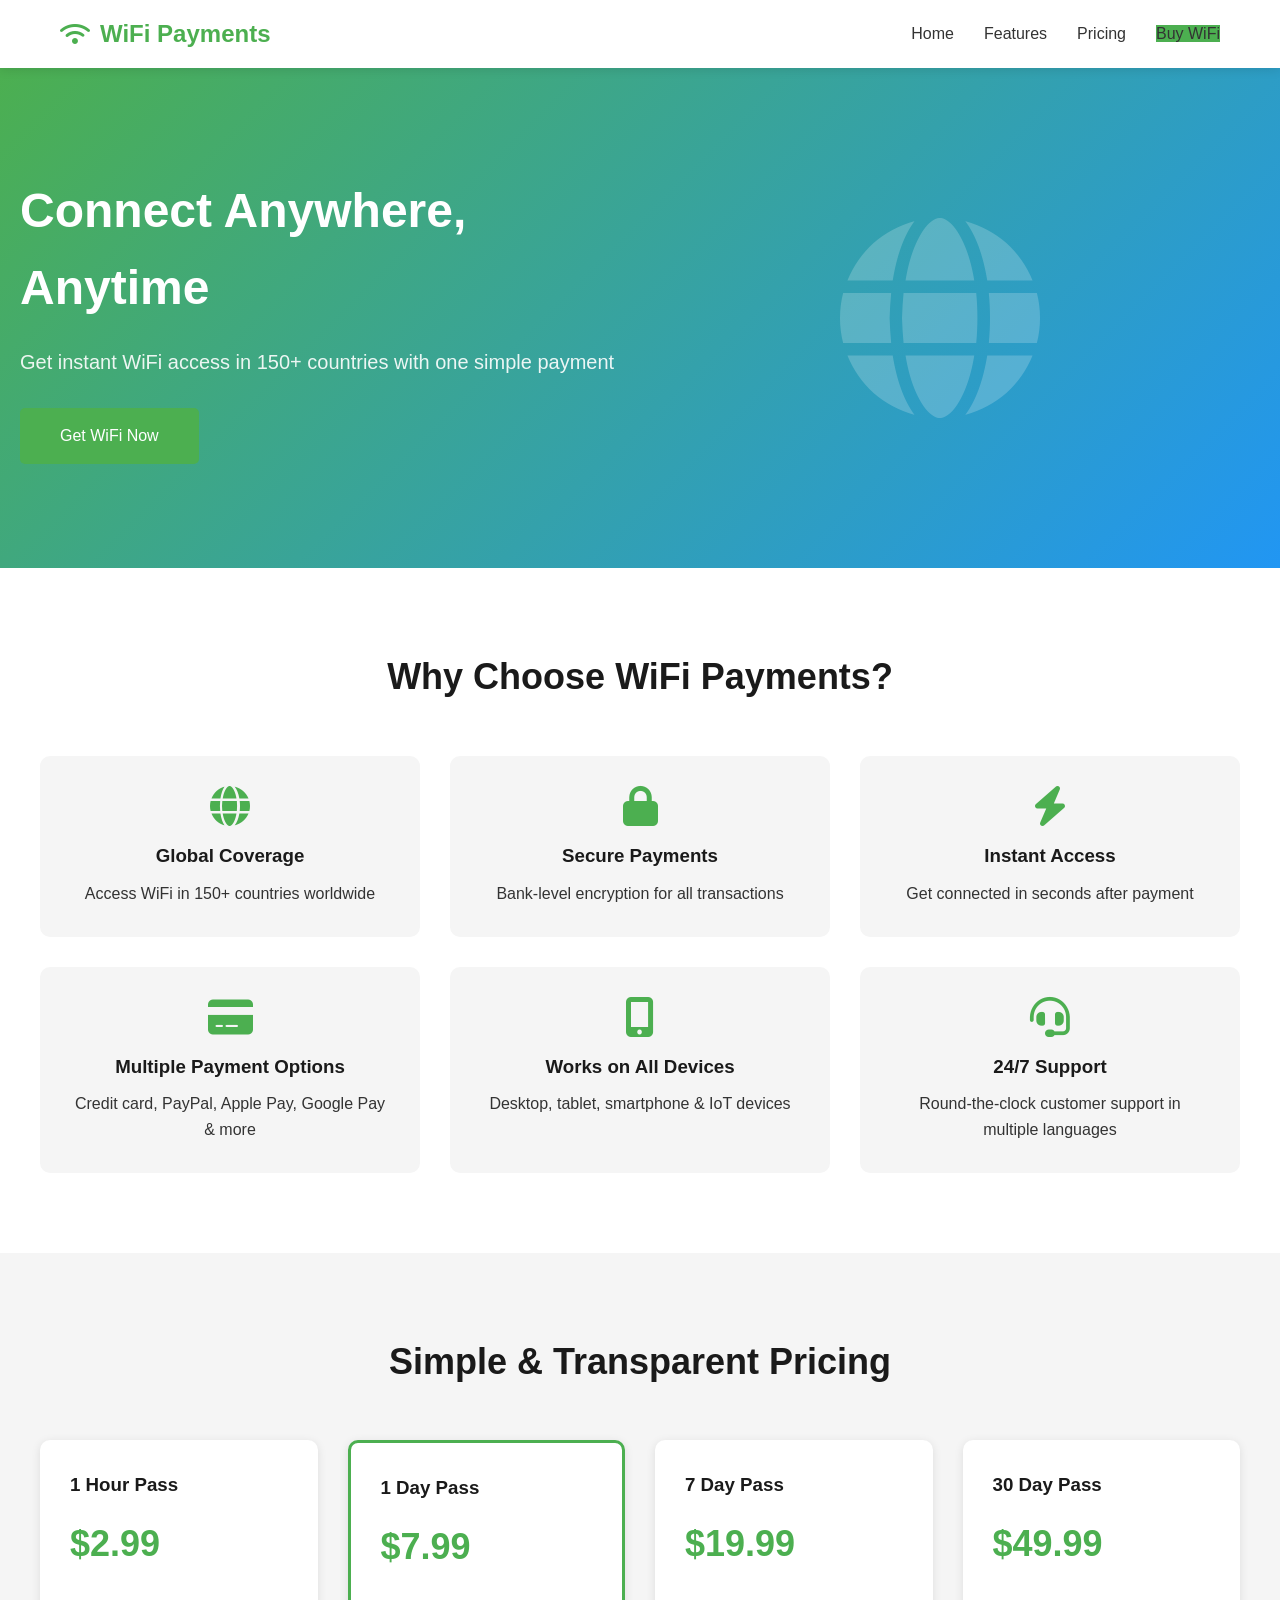
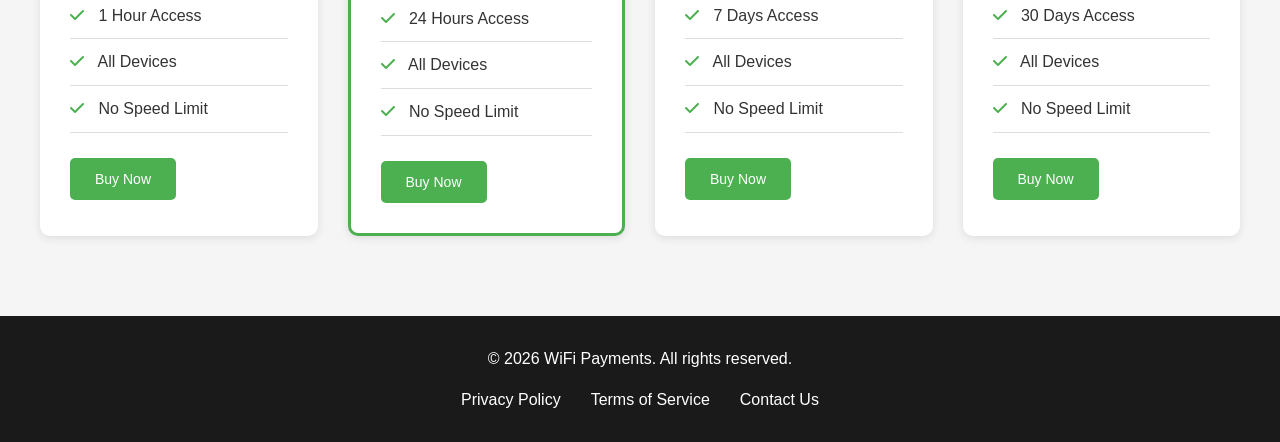
<file: index.html>
<!DOCTYPE html>
<html lang="en">
<head>
    <meta charset="UTF-8">
    <meta name="viewport" content="width=device-width, initial-scale=1.0">
    <title>WiFi Payments - Global WiFi Access</title>
    <link rel="stylesheet" href="styles.css">
    <link rel="stylesheet" href="https://cdnjs.cloudflare.com/ajax/libs/font-awesome/6.0.0/css/all.min.css">
</head>
<body>
    <!-- Navigation -->
    <nav class="navbar">
        <div class="container">
            <div class="nav-brand">
                <i class="fas fa-wifi"></i> WiFi Payments
            </div>
            <ul class="nav-menu">
                <li><a href="#home">Home</a></li>
                <li><a href="#features">Features</a></li>
                <li><a href="#pricing">Pricing</a></li>
                <li><a href="payment.html" class="btn-primary">Buy WiFi</a></li>
            </ul>
        </div>
    </nav>

    <!-- Hero Section -->
    <section id="home" class="hero">
        <div class="hero-content">
            <h1>Connect Anywhere, Anytime</h1>
            <p>Get instant WiFi access in 150+ countries with one simple payment</p>
            <a href="payment.html" class="btn btn-lg btn-primary">Get WiFi Now</a>
        </div>
        <div class="hero-image">
            <i class="fas fa-globe"></i>
        </div>
    </section>

    <!-- Features Section -->
    <section id="features" class="features">
        <h2>Why Choose WiFi Payments?</h2>
        <div class="features-grid">
            <div class="feature-card">
                <i class="fas fa-globe"></i>
                <h3>Global Coverage</h3>
                <p>Access WiFi in 150+ countries worldwide</p>
            </div>
            <div class="feature-card">
                <i class="fas fa-lock"></i>
                <h3>Secure Payments</h3>
                <p>Bank-level encryption for all transactions</p>
            </div>
            <div class="feature-card">
                <i class="fas fa-bolt"></i>
                <h3>Instant Access</h3>
                <p>Get connected in seconds after payment</p>
            </div>
            <div class="feature-card">
                <i class="fas fa-credit-card"></i>
                <h3>Multiple Payment Options</h3>
                <p>Credit card, PayPal, Apple Pay, Google Pay & more</p>
            </div>
            <div class="feature-card">
                <i class="fas fa-mobile-alt"></i>
                <h3>Works on All Devices</h3>
                <p>Desktop, tablet, smartphone & IoT devices</p>
            </div>
            <div class="feature-card">
                <i class="fas fa-headset"></i>
                <h3>24/7 Support</h3>
                <p>Round-the-clock customer support in multiple languages</p>
            </div>
        </div>
    </section>

    <!-- Pricing Section -->
    <section id="pricing" class="pricing">
        <h2>Simple & Transparent Pricing</h2>
        <div class="pricing-grid">
            <div class="pricing-card">
                <h3>1 Hour Pass</h3>
                <p class="price">$2.99</p>
                <ul>
                    <li><i class="fas fa-check"></i> 1 Hour Access</li>
                    <li><i class="fas fa-check"></i> All Devices</li>
                    <li><i class="fas fa-check"></i> No Speed Limit</li>
                </ul>
                <a href="payment.html?plan=1hour" class="btn btn-primary">Buy Now</a>
            </div>
            <div class="pricing-card featured">
                <h3>1 Day Pass</h3>
                <p class="price">$7.99</p>
                <ul>
                    <li><i class="fas fa-check"></i> 24 Hours Access</li>
                    <li><i class="fas fa-check"></i> All Devices</li>
                    <li><i class="fas fa-check"></i> No Speed Limit</li>
                </ul>
                <a href="payment.html?plan=1day" class="btn btn-primary">Buy Now</a>
            </div>
            <div class="pricing-card">
                <h3>7 Day Pass</h3>
                <p class="price">$19.99</p>
                <ul>
                    <li><i class="fas fa-check"></i> 7 Days Access</li>
                    <li><i class="fas fa-check"></i> All Devices</li>
                    <li><i class="fas fa-check"></i> No Speed Limit</li>
                </ul>
                <a href="payment.html?plan=7day" class="btn btn-primary">Buy Now</a>
            </div>
            <div class="pricing-card">
                <h3>30 Day Pass</h3>
                <p class="price">$49.99</p>
                <ul>
                    <li><i class="fas fa-check"></i> 30 Days Access</li>
                    <li><i class="fas fa-check"></i> All Devices</li>
                    <li><i class="fas fa-check"></i> No Speed Limit</li>
                </ul>
                <a href="payment.html?plan=30day" class="btn btn-primary">Buy Now</a>
            </div>
        </div>
    </section>

    <!-- Footer -->
    <footer class="footer">
        <div class="container">
            <p>&copy; 2026 WiFi Payments. All rights reserved.</p>
            <div class="footer-links">
                <a href="#">Privacy Policy</a>
                <a href="#">Terms of Service</a>
                <a href="#">Contact Us</a>
            </div>
        </div>
    </footer>

    <script src="script.js"></script>
</body>
</html>
</file>
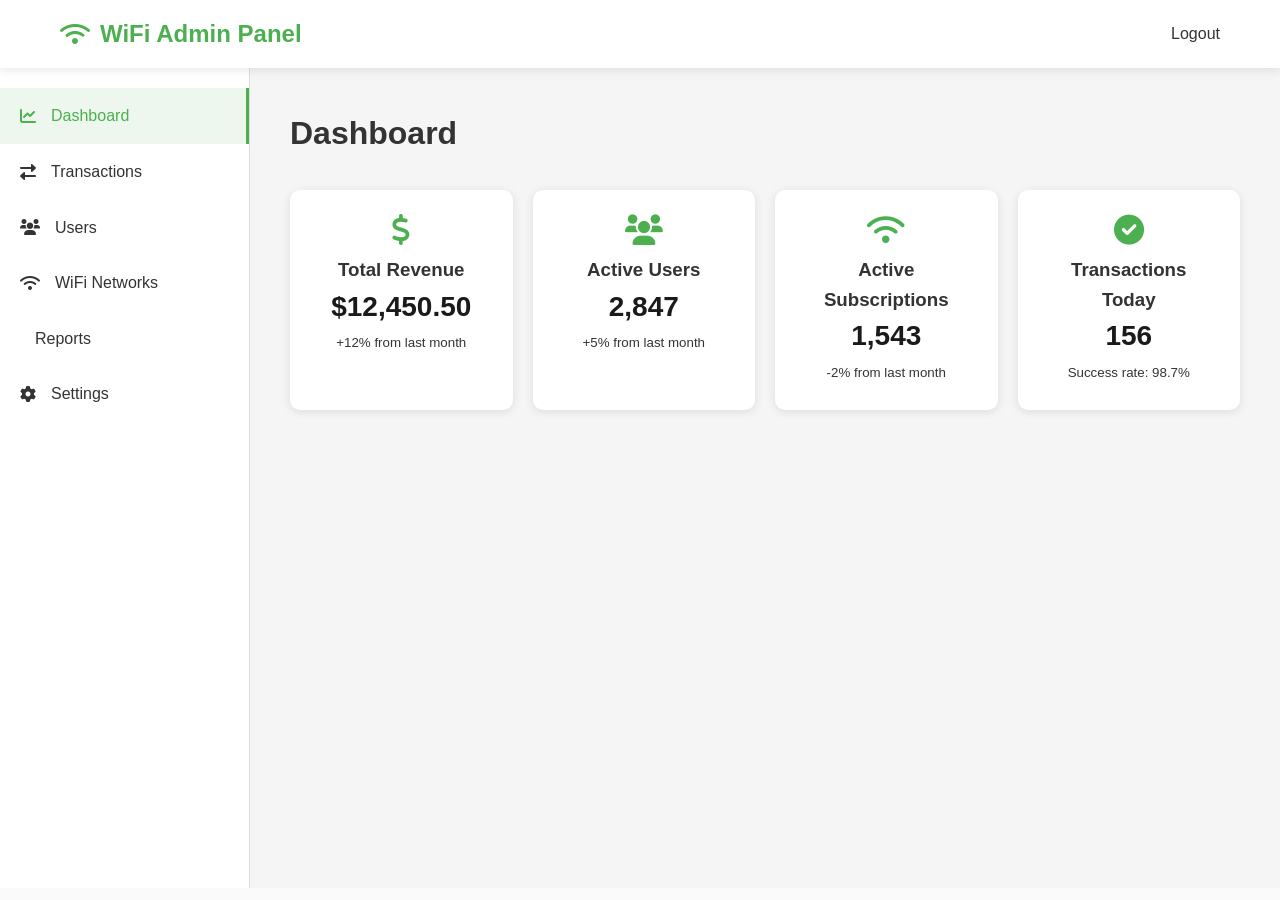
<file: admin.html>
<!DOCTYPE html>
<html lang="en">
<head>
    <meta charset="UTF-8">
    <meta name="viewport" content="width=device-width, initial-scale=1.0">
    <title>WiFi Admin Panel</title>
    <link rel="stylesheet" href="styles.css">
    <link rel="stylesheet" href="https://cdnjs.cloudflare.com/ajax/libs/font-awesome/6.0.0/css/all.min.css">
</head>
<body>
    <!-- Navigation -->
    <nav class="navbar">
        <div class="container">
            <div class="nav-brand">
                <i class="fas fa-wifi"></i> WiFi Admin Panel
            </div>
            <ul class="nav-menu">
                <li><a href="#" onclick="logout()">Logout</a></li>
            </ul>
        </div>
    </nav>

    <!-- Admin Container -->
    <div class="dashboard-container">
        <div class="sidebar">
            <ul class="sidebar-menu">
                <li><a href="#" onclick="showSection('dashboard')" class="active"><i class="fas fa-chart-line"></i> Dashboard</a></li>
                <li><a href="#" onclick="showSection('transactions')"><i class="fas fa-exchange-alt"></i> Transactions</a></li>
                <li><a href="#" onclick="showSection('users')"><i class="fas fa-users"></i> Users</a></li>
                <li><a href="#" onclick="showSection('wifi-networks')"><i class="fas fa-wifi"></i> WiFi Networks</a></li>
                <li><a href="#" onclick="showSection('reports')"><i class="fas fa-file-chart-line"></i> Reports</a></li>
                <li><a href="#" onclick="showSection('settings')"><i class="fas fa-cog"></i> Settings</a></li>
            </ul>
        </div>

        <div class="dashboard-content">
            <!-- Dashboard Section -->
            <div id="dashboard" class="section active">
                <h1>Dashboard</h1>
                <div class="stats-grid">
                    <div class="stat-card">
                        <i class="fas fa-dollar-sign"></i>
                        <h3>Total Revenue</h3>
                        <p class="stat-value">$12,450.50</p>
                        <small>+12% from last month</small>
                    </div>
                    <div class="stat-card">
                        <i class="fas fa-users"></i>
                        <h3>Active Users</h3>
                        <p class="stat-value">2,847</p>
                        <small>+5% from last month</small>
                    </div>
                    <div class="stat-card">
                        <i class="fas fa-wifi"></i>
                        <h3>Active Subscriptions</h3>
                        <p class="stat-value">1,543</p>
                        <small>-2% from last month</small>
                    </div>
                    <div class="stat-card">
                        <i class="fas fa-check-circle"></i>
                        <h3>Transactions Today</h3>
                        <p class="stat-value">156</p>
                        <small>Success rate: 98.7%</small>
                    </div>
                </div>
            </div>

            <!-- Transactions Section -->
            <div id="transactions" class="section">
                <h2>Recent Transactions</h2>
                <table class="history-table">
                    <thead>
                        <tr>
                            <th>ID</th>
                            <th>User</th>
                            <th>Package</th>
                            <th>Amount</th>
                            <th>Date</th>
                            <th>Status</th>
                            <th>Action</th>
                        </tr>
                    </thead>
                    <tbody>
                        <tr>
                            <td>#TXN001</td>
                            <td>John Doe</td>
                            <td>7 Day Pass</td>
                            <td>$19.99</td>
                            <td>June 12, 2026</td>
                            <td><span class="status-success">Completed</span></td>
                            <td><a href="#">View</a></td>
                        </tr>
                        <tr>
                            <td>#TXN002</td>
                            <td>Jane Smith</td>
                            <td>1 Day Pass</td>
                            <td>$7.99</td>
                            <td>June 12, 2026</td>
                            <td><span class="status-success">Completed</span></td>
                            <td><a href="#">View</a></td>
                        </tr>
                    </tbody>
                </table>
            </div>

            <!-- Users Section -->
            <div id="users" class="section">
                <h2>User Management</h2>
                <button class="btn btn-primary" onclick="addNewUser()">+ Add User</button>
                <table class="history-table" style="margin-top: 20px;">
                    <thead>
                        <tr>
                            <th>User ID</th>
                            <th>Name</th>
                            <th>Email</th>
                            <th>Country</th>
                            <th>Subscriptions</th>
                            <th>Status</th>
                            <th>Action</th>
                        </tr>
                    </thead>
                    <tbody>
                        <tr>
                            <td>#USR001</td>
                            <td>John Doe</td>
                            <td>john@example.com</td>
                            <td>United States</td>
                            <td>2</td>
                            <td><span class="status-success">Active</span></td>
                            <td><a href="#">Edit</a></td>
                        </tr>
                    </tbody>
                </table>
            </div>

            <!-- WiFi Networks Section -->
            <div id="wifi-networks" class="section">
                <h2>WiFi Networks</h2>
                <button class="btn btn-primary" onclick="addWiFiNetwork()">+ Add Network</button>
                <div class="networks-grid" style="margin-top: 20px;">
                    <div class="network-card" style="background: white; padding: 20px; border-radius: 10px; box-shadow: 0 2px 10px rgba(0,0,0,0.1);">
                        <h3>Network NYC-01</h3>
                        <p><strong>City:</strong> New York</p>
                        <p><strong>Status:</strong> <span style="color: green;">Online</span></p>
                        <p><strong>Users Connected:</strong> 245</p>
                        <button class="btn btn-sm btn-secondary">Manage</button>
                    </div>
                </div>
            </div>

            <!-- Reports Section -->
            <div id="reports" class="section">
                <h2>Reports</h2>
                <div class="report-options">
                    <button class="btn btn-primary" onclick="generateReport('revenue')">Generate Revenue Report</button>
                    <button class="btn btn-primary" onclick="generateReport('users')">Generate User Report</button>
                    <button class="btn btn-primary" onclick="generateReport('transactions')">Generate Transaction Report</button>
                </div>
            </div>

            <!-- Settings Section -->
            <div id="settings" class="section">
                <h2>Admin Settings</h2>
                <form class="profile-form">
                    <div class="form-section">
                        <h3>Platform Settings</h3>
                        <label class="checkbox">
                            <input type="checkbox" checked>
                            Allow user registrations
                        </label>
                        <label class="checkbox">
                            <input type="checkbox" checked>
                            Enable email notifications
                        </label>
                    </div>
                    <button type="submit" class="btn btn-primary">Save Settings</button>
                </form>
            </div>
        </div>
    </div>

    <script>
        function showSection(sectionId) {
            document.querySelectorAll('.section').forEach(section => {
                section.classList.remove('active');
            });
            document.getElementById(sectionId).classList.add('active');
            
            document.querySelectorAll('.sidebar-menu a').forEach(link => {
                link.classList.remove('active');
            });
            event.target.classList.add('active');
        }
        
        function addNewUser() {
            alert('Add new user modal would open here');
        }
        
        function addWiFiNetwork() {
            alert('Add WiFi network modal would open here');
        }
        
        function generateReport(type) {
            alert('Generating ' + type + ' report...');
        }
        
        function logout() {
            if (confirm('Are you sure you want to logout?')) {
                window.location.href = 'index.html';
            }
        }
    </script>
</body>
</html>
</file>
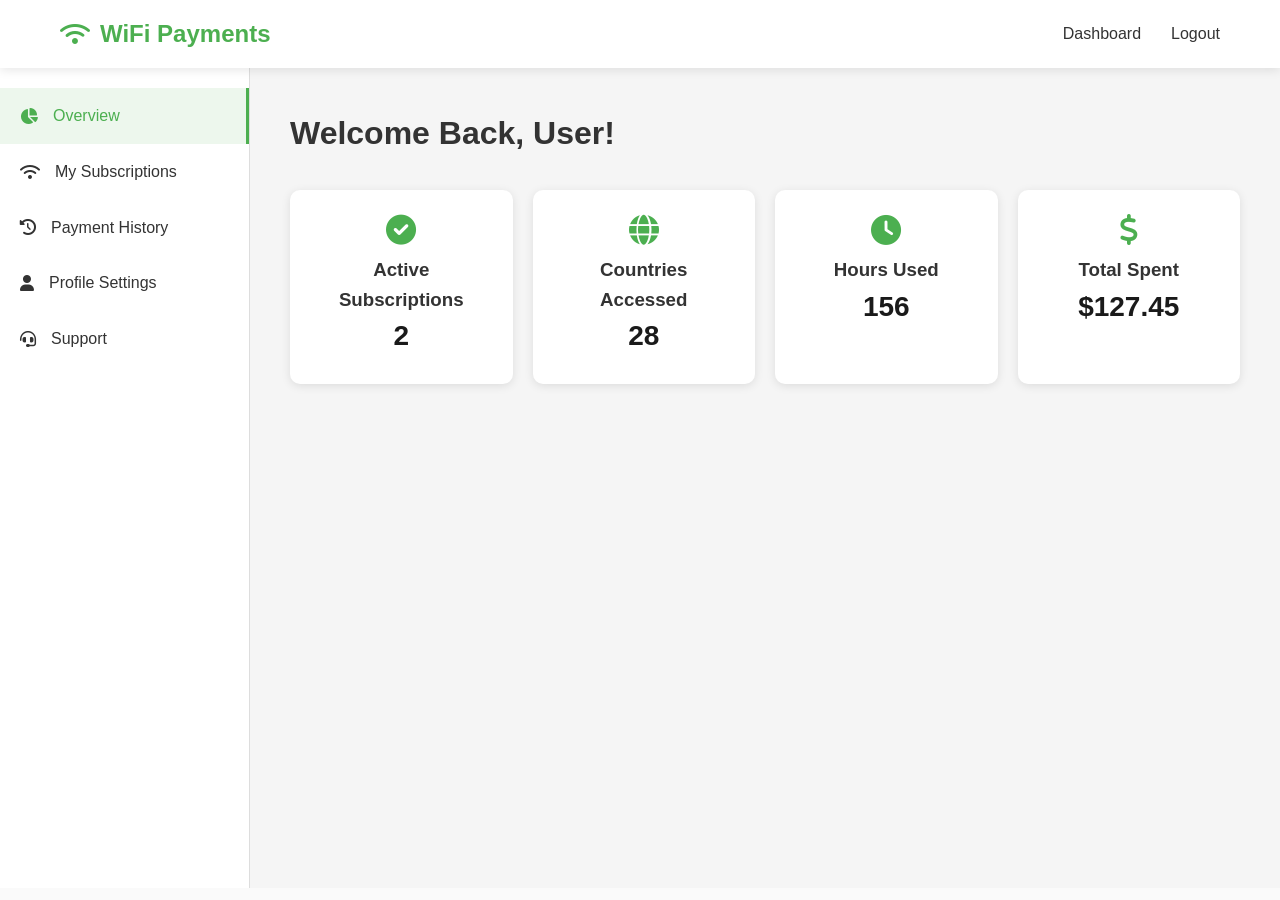
<file: dashboard.html>
<!DOCTYPE html>
<html lang="en">
<head>
    <meta charset="UTF-8">
    <meta name="viewport" content="width=device-width, initial-scale=1.0">
    <title>WiFi Dashboard</title>
    <link rel="stylesheet" href="styles.css">
    <link rel="stylesheet" href="https://cdnjs.cloudflare.com/ajax/libs/font-awesome/6.0.0/css/all.min.css">
</head>
<body>
    <!-- Navigation -->
    <nav class="navbar">
        <div class="container">
            <div class="nav-brand">
                <i class="fas fa-wifi"></i> WiFi Payments
            </div>
            <ul class="nav-menu">
                <li><a href="#">Dashboard</a></li>
                <li><a href="#" onclick="logout()">Logout</a></li>
            </ul>
        </div>
    </nav>

    <!-- Dashboard Container -->
    <div class="dashboard-container">
        <div class="sidebar">
            <ul class="sidebar-menu">
                <li><a href="#" onclick="showSection('overview')" class="active"><i class="fas fa-chart-pie"></i> Overview</a></li>
                <li><a href="#" onclick="showSection('subscriptions')"><i class="fas fa-wifi"></i> My Subscriptions</a></li>
                <li><a href="#" onclick="showSection('history')"><i class="fas fa-history"></i> Payment History</a></li>
                <li><a href="#" onclick="showSection('profile')"><i class="fas fa-user"></i> Profile Settings</a></li>
                <li><a href="#" onclick="showSection('support')"><i class="fas fa-headset"></i> Support</a></li>
            </ul>
        </div>

        <div class="dashboard-content">
            <!-- Overview Section -->
            <div id="overview" class="section active">
                <h1>Welcome Back, User!</h1>
                <div class="stats-grid">
                    <div class="stat-card">
                        <i class="fas fa-check-circle"></i>
                        <h3>Active Subscriptions</h3>
                        <p class="stat-value">2</p>
                    </div>
                    <div class="stat-card">
                        <i class="fas fa-globe"></i>
                        <h3>Countries Accessed</h3>
                        <p class="stat-value">28</p>
                    </div>
                    <div class="stat-card">
                        <i class="fas fa-clock"></i>
                        <h3>Hours Used</h3>
                        <p class="stat-value">156</p>
                    </div>
                    <div class="stat-card">
                        <i class="fas fa-dollar-sign"></i>
                        <h3>Total Spent</h3>
                        <p class="stat-value">$127.45</p>
                    </div>
                </div>
            </div>

            <!-- Subscriptions Section -->
            <div id="subscriptions" class="section">
                <h2>My Active Subscriptions</h2>
                <div class="subscriptions-list">
                    <div class="subscription-card">
                        <div class="subscription-header">
                            <h3>7 Day Pass</h3>
                            <span class="badge active">Active</span>
                        </div>
                        <div class="subscription-details">
                            <p><strong>Access Code:</strong> WIFI-2026-ABC123</p>
                            <p><strong>Valid Until:</strong> June 19, 2026</p>
                            <p><strong>Time Remaining:</strong> 5 days 12 hours</p>
                            <p><strong>Countries:</strong> 150+</p>
                        </div>
                        <div class="subscription-actions">
                            <button class="btn btn-sm btn-secondary">View Details</button>
                            <button class="btn btn-sm btn-primary">Renew</button>
                        </div>
                    </div>

                    <div class="subscription-card">
                        <div class="subscription-header">
                            <h3>1 Day Pass</h3>
                            <span class="badge">Expired</span>
                        </div>
                        <div class="subscription-details">
                            <p><strong>Access Code:</strong> WIFI-2026-XYZ789</p>
                            <p><strong>Valid Until:</strong> June 10, 2026</p>
                            <p><strong>Time Remaining:</strong> Expired</p>
                            <p><strong>Countries:</strong> 150+</p>
                        </div>
                        <div class="subscription-actions">
                            <button class="btn btn-sm btn-primary">Renew</button>
                        </div>
                    </div>
                </div>
            </div>

            <!-- Payment History Section -->
            <div id="history" class="section">
                <h2>Payment History</h2>
                <table class="history-table">
                    <thead>
                        <tr>
                            <th>Date</th>
                            <th>Package</th>
                            <th>Amount</th>
                            <th>Status</th>
                            <th>Action</th>
                        </tr>
                    </thead>
                    <tbody>
                        <tr>
                            <td>June 12, 2026</td>
                            <td>7 Day Pass</td>
                            <td>$19.99</td>
                            <td><span class="status-success">Completed</span></td>
                            <td><a href="#">Receipt</a></td>
                        </tr>
                        <tr>
                            <td>June 10, 2026</td>
                            <td>1 Day Pass</td>
                            <td>$7.99</td>
                            <td><span class="status-success">Completed</span></td>
                            <td><a href="#">Receipt</a></td>
                        </tr>
                        <tr>
                            <td>June 5, 2026</td>
                            <td>1 Hour Pass</td>
                            <td>$2.99</td>
                            <td><span class="status-success">Completed</span></td>
                            <td><a href="#">Receipt</a></td>
                        </tr>
                        <tr>
                            <td>May 30, 2026</td>
                            <td>30 Day Pass</td>
                            <td>$49.99</td>
                            <td><span class="status-success">Completed</span></td>
                            <td><a href="#">Receipt</a></td>
                        </tr>
                    </tbody>
                </table>
            </div>

            <!-- Profile Settings Section -->
            <div id="profile" class="section">
                <h2>Profile Settings</h2>
                <form class="profile-form">
                    <div class="form-section">
                        <h3>Personal Information</h3>
                        <input type="text" placeholder="Full Name" value="John Doe">
                        <input type="email" placeholder="Email" value="john.doe@example.com">
                        <input type="tel" placeholder="Phone" value="+1 (555) 123-4567">
                    </div>
                    <div class="form-section">
                        <h3>Change Password</h3>
                        <input type="password" placeholder="Current Password">
                        <input type="password" placeholder="New Password">
                        <input type="password" placeholder="Confirm Password">
                    </div>
                    <div class="form-section">
                        <h3>Preferences</h3>
                        <label class="checkbox">
                            <input type="checkbox" checked>
                            Receive email notifications
                        </label>
                        <label class="checkbox">
                            <input type="checkbox" checked>
                            Receive promotional offers
                        </label>
                    </div>
                    <button type="submit" class="btn btn-primary">Save Changes</button>
                </form>
            </div>

            <!-- Support Section -->
            <div id="support" class="section">
                <h2>Support & Help</h2>
                <div class="support-grid">
                    <div class="support-card">
                        <i class="fas fa-question-circle"></i>
                        <h3>FAQ</h3>
                        <p>Find answers to common questions</p>
                        <a href="#" class="btn btn-sm btn-secondary">View FAQ</a>
                    </div>
                    <div class="support-card">
                        <i class="fas fa-comments"></i>
                        <h3>Live Chat</h3>
                        <p>Chat with our support team 24/7</p>
                        <a href="#" class="btn btn-sm btn-secondary">Start Chat</a>
                    </div>
                    <div class="support-card">
                        <i class="fas fa-envelope"></i>
                        <h3>Email Support</h3>
                        <p>Send us an email at support@wifipayments.com</p>
                        <a href="mailto:support@wifipayments.com" class="btn btn-sm btn-secondary">Email</a>
                    </div>
                    <div class="support-card">
                        <i class="fas fa-phone"></i>
                        <h3>Phone Support</h3>
                        <p>Call us at +1 (800) 123-4567</p>
                        <a href="tel:+18001234567" class="btn btn-sm btn-secondary">Call</a>
                    </div>
                </div>
            </div>
        </div>
    </div>

    <script src="dashboard.js"></script>
</body>
</html>
</file>
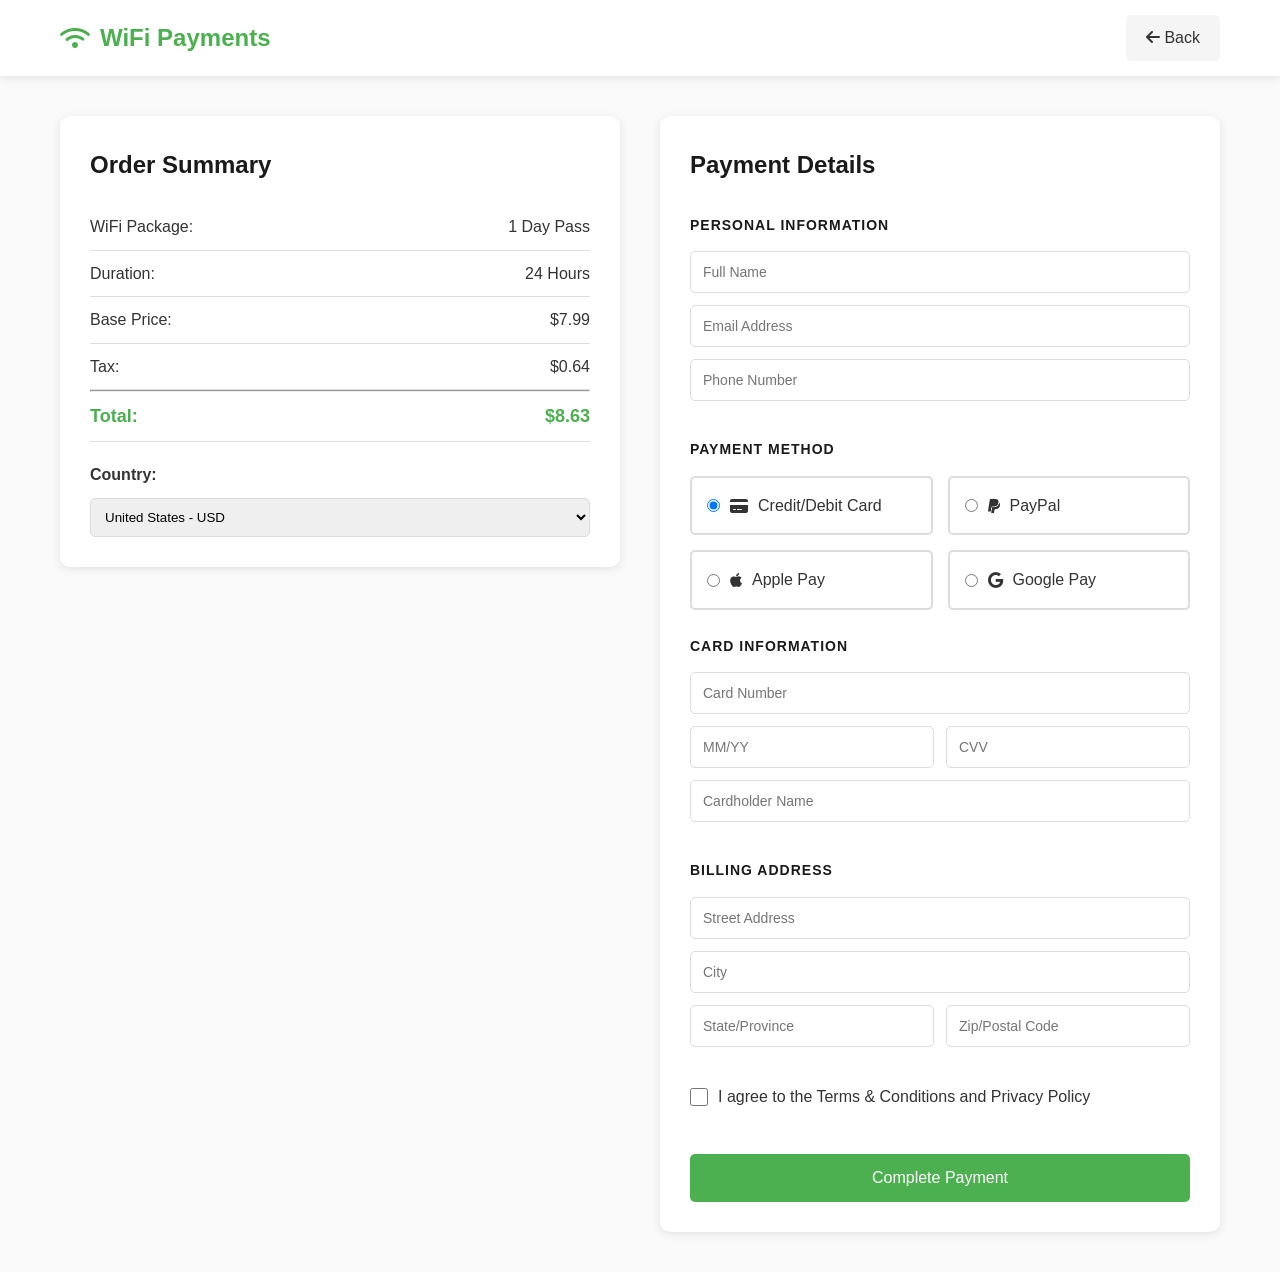
<file: payment.html>
<!DOCTYPE html>
<html lang="en">
<head>
    <meta charset="UTF-8">
    <meta name="viewport" content="width=device-width, initial-scale=1.0">
    <title>WiFi Payment - Checkout</title>
    <link rel="stylesheet" href="styles.css">
    <link rel="stylesheet" href="https://cdnjs.cloudflare.com/ajax/libs/font-awesome/6.0.0/css/all.min.css">
</head>
<body>
    <!-- Navigation -->
    <nav class="navbar">
        <div class="container">
            <div class="nav-brand">
                <i class="fas fa-wifi"></i> WiFi Payments
            </div>
            <a href="index.html" class="btn-back"><i class="fas fa-arrow-left"></i> Back</a>
        </div>
    </nav>

    <!-- Payment Container -->
    <div class="payment-container">
        <div class="payment-wrapper">
            <!-- Left Side - Order Summary -->
            <div class="order-summary">
                <h2>Order Summary</h2>
                <div class="summary-item">
                    <span>WiFi Package:</span>
                    <span id="package-name">1 Day Pass</span>
                </div>
                <div class="summary-item">
                    <span>Duration:</span>
                    <span id="duration">24 Hours</span>
                </div>
                <div class="summary-item">
                    <span>Base Price:</span>
                    <span id="base-price">$7.99</span>
                </div>
                <div class="summary-item">
                    <span>Tax:</span>
                    <span id="tax">$0.64</span>
                </div>
                <hr>
                <div class="summary-item total">
                    <span>Total:</span>
                    <span id="total-price">$8.63</span>
                </div>
                <div class="country-select">
                    <label>Country:</label>
                    <select id="country" onchange="updateCurrency()">
                        <option value="US">United States - USD</option>
                        <option value="UK">United Kingdom - GBP</option>
                        <option value="CA">Canada - CAD</option>
                        <option value="AU">Australia - AUD</option>
                        <option value="EU">European Union - EUR</option>
                        <option value="IN">India - INR</option>
                        <option value="JP">Japan - JPY</option>
                        <option value="MX">Mexico - MXN</option>
                        <option value="BR">Brazil - BRL</option>
                        <option value="ZA">South Africa - ZAR</option>
                    </select>
                </div>
            </div>

            <!-- Right Side - Payment Form -->
            <div class="payment-form">
                <h2>Payment Details</h2>
                <form id="payment-form" onsubmit="processPayment(event)">
                    <!-- Personal Info -->
                    <div class="form-section">
                        <h3>Personal Information</h3>
                        <input type="text" placeholder="Full Name" required>
                        <input type="email" placeholder="Email Address" required>
                        <input type="tel" placeholder="Phone Number" required>
                    </div>

                    <!-- Payment Method -->
                    <div class="form-section">
                        <h3>Payment Method</h3>
                        <div class="payment-methods">
                            <label class="payment-option">
                                <input type="radio" name="payment-method" value="card" checked>
                                <i class="fas fa-credit-card"></i> Credit/Debit Card
                            </label>
                            <label class="payment-option">
                                <input type="radio" name="payment-method" value="paypal">
                                <i class="fab fa-paypal"></i> PayPal
                            </label>
                            <label class="payment-option">
                                <input type="radio" name="payment-method" value="apple">
                                <i class="fab fa-apple"></i> Apple Pay
                            </label>
                            <label class="payment-option">
                                <input type="radio" name="payment-method" value="google">
                                <i class="fab fa-google"></i> Google Pay
                            </label>
                        </div>
                    </div>

                    <!-- Card Details (Conditional) -->
                    <div id="card-details" class="form-section">
                        <h3>Card Information</h3>
                        <input type="text" id="card-number" placeholder="Card Number" maxlength="19" required>
                        <div class="row">
                            <input type="text" placeholder="MM/YY" maxlength="5" required>
                            <input type="text" placeholder="CVV" maxlength="4" required>
                        </div>
                        <input type="text" placeholder="Cardholder Name" required>
                    </div>

                    <!-- Billing Address -->
                    <div class="form-section">
                        <h3>Billing Address</h3>
                        <input type="text" placeholder="Street Address" required>
                        <input type="text" placeholder="City" required>
                        <div class="row">
                            <input type="text" placeholder="State/Province" required>
                            <input type="text" placeholder="Zip/Postal Code" required>
                        </div>
                    </div>

                    <!-- Terms & Conditions -->
                    <div class="form-section">
                        <label class="checkbox">
                            <input type="checkbox" required>
                            I agree to the Terms & Conditions and Privacy Policy
                        </label>
                    </div>

                    <!-- Submit Button -->
                    <button type="submit" class="btn btn-lg btn-primary btn-submit">Complete Payment</button>
                </form>
            </div>
        </div>
    </div>

    <!-- Success Modal -->
    <div id="success-modal" class="modal">
        <div class="modal-content">
            <div class="modal-icon success">
                <i class="fas fa-check-circle"></i>
            </div>
            <h2>Payment Successful!</h2>
            <p>Your WiFi access has been activated.</p>
            <div class="access-code">
                <label>Your Access Code:</label>
                <div class="code-box">
                    <span id="access-code">WIFI-2026-XXXXX</span>
                    <button type="button" onclick="copyCode()" class="btn-copy"><i class="fas fa-copy"></i></button>
                </div>
            </div>
            <div class="access-details">
                <p><strong>Valid Until:</strong> <span id="valid-until"></span></p>
                <p><strong>Countries:</strong> 150+</p>
                <p><strong>Speed:</strong> Unlimited</p>
            </div>
            <a href="dashboard.html" class="btn btn-primary">Go to Dashboard</a>
        </div>
    </div>

    <!-- Error Modal -->
    <div id="error-modal" class="modal">
        <div class="modal-content">
            <div class="modal-icon error">
                <i class="fas fa-times-circle"></i>
            </div>
            <h2>Payment Failed</h2>
            <p id="error-message">An error occurred while processing your payment.</p>
            <button onclick="closeModal('error-modal')" class="btn btn-primary">Try Again</button>
        </div>
    </div>

    <script src="payment.js"></script>
</body>
</html>
</file>
<file: styles.css>
:root {
    --primary: #4CAF50;
    --secondary: #2196F3;
    --danger: #f44336;
    --warning: #ff9800;
    --dark: #1a1a1a;
    --light: #f5f5f5;
    --border: #ddd;
    --shadow: 0 2px 10px rgba(0,0,0,0.1);
}

* {
    margin: 0;
    padding: 0;
    box-sizing: border-box;
}

body {
    font-family: 'Segoe UI', Tahoma, Geneva, Verdana, sans-serif;
    line-height: 1.6;
    color: #333;
    background-color: #fafafa;
}

.container {
    max-width: 1200px;
    margin: 0 auto;
    padding: 0 20px;
}

/* Navigation */
.navbar {
    background: white;
    box-shadow: var(--shadow);
    position: sticky;
    top: 0;
    z-index: 100;
}

.navbar .container {
    display: flex;
    justify-content: space-between;
    align-items: center;
    padding: 15px 20px;
}

.nav-brand {
    font-size: 24px;
    font-weight: bold;
    color: var(--primary);
    display: flex;
    align-items: center;
    gap: 10px;
}

.nav-menu {
    display: flex;
    list-style: none;
    gap: 30px;
}

.nav-menu a {
    color: #333;
    text-decoration: none;
    transition: color 0.3s;
}

.nav-menu a:hover {
    color: var(--primary);
}

.btn-back {
    padding: 10px 20px;
    background: var(--light);
    border: none;
    border-radius: 5px;
    cursor: pointer;
    text-decoration: none;
    color: #333;
    transition: background 0.3s;
}

.btn-back:hover {
    background: var(--border);
}

/* Buttons */
.btn {
    padding: 10px 25px;
    border: none;
    border-radius: 5px;
    cursor: pointer;
    font-size: 14px;
    transition: all 0.3s;
    text-decoration: none;
    display: inline-block;
    text-align: center;
}

.btn-primary {
    background: var(--primary);
    color: white;
}

.btn-primary:hover {
    background: #45a049;
    transform: translateY(-2px);
    box-shadow: var(--shadow);
}

.btn-secondary {
    background: var(--secondary);
    color: white;
}

.btn-secondary:hover {
    background: #0b7dda;
}

.btn-lg {
    padding: 15px 40px;
    font-size: 16px;
}

.btn-sm {
    padding: 8px 15px;
    font-size: 12px;
}

.btn-submit {
    width: 100%;
    margin-top: 20px;
}

/* Hero Section */
.hero {
    background: linear-gradient(135deg, var(--primary) 0%, var(--secondary) 100%);
    color: white;
    padding: 100px 20px;
    display: flex;
    align-items: center;
    justify-content: space-between;
    min-height: 500px;
}

.hero-content {
    flex: 1;
    max-width: 600px;
}

.hero h1 {
    font-size: 48px;
    margin-bottom: 20px;
}

.hero p {
    font-size: 20px;
    margin-bottom: 30px;
    opacity: 0.9;
}

.hero-image {
    flex: 1;
    text-align: center;
}

.hero-image i {
    font-size: 200px;
    opacity: 0.2;
}

/* Features Section */
.features {
    padding: 80px 20px;
    background: white;
}

.features h2 {
    text-align: center;
    font-size: 36px;
    margin-bottom: 50px;
    color: var(--dark);
}

.features-grid {
    display: grid;
    grid-template-columns: repeat(auto-fit, minmax(300px, 1fr));
    gap: 30px;
    max-width: 1200px;
    margin: 0 auto;
}

.feature-card {
    padding: 30px;
    background: var(--light);
    border-radius: 10px;
    text-align: center;
    transition: transform 0.3s, box-shadow 0.3s;
}

.feature-card:hover {
    transform: translateY(-5px);
    box-shadow: var(--shadow);
}

.feature-card i {
    font-size: 40px;
    color: var(--primary);
    margin-bottom: 15px;
}

.feature-card h3 {
    margin-bottom: 10px;
    color: var(--dark);
}

/* Pricing Section */
.pricing {
    padding: 80px 20px;
    background: var(--light);
}

.pricing h2 {
    text-align: center;
    font-size: 36px;
    margin-bottom: 50px;
    color: var(--dark);
}

.pricing-grid {
    display: grid;
    grid-template-columns: repeat(auto-fit, minmax(250px, 1fr));
    gap: 30px;
    max-width: 1200px;
    margin: 0 auto;
}

.pricing-card {
    background: white;
    padding: 30px;
    border-radius: 10px;
    box-shadow: var(--shadow);
    transition: transform 0.3s;
}

.pricing-card.featured {
    transform: scale(1.05);
    border: 3px solid var(--primary);
}

.pricing-card:hover {
    transform: translateY(-10px);
}

.pricing-card h3 {
    margin-bottom: 15px;
    color: var(--dark);
}

.pricing-card .price {
    font-size: 36px;
    color: var(--primary);
    font-weight: bold;
    margin-bottom: 20px;
}

.pricing-card ul {
    list-style: none;
    margin-bottom: 25px;
}

.pricing-card li {
    padding: 10px 0;
    border-bottom: 1px solid var(--border);
}

.pricing-card i {
    color: var(--primary);
    margin-right: 10px;
}

/* Payment Container */
.payment-container {
    padding: 40px 20px;
    max-width: 1200px;
    margin: 0 auto;
}

.payment-wrapper {
    display: grid;
    grid-template-columns: 1fr 1fr;
    gap: 40px;
}

.order-summary {
    background: white;
    padding: 30px;
    border-radius: 10px;
    box-shadow: var(--shadow);
    height: fit-content;
    position: sticky;
    top: 100px;
}

.order-summary h2 {
    margin-bottom: 20px;
    color: var(--dark);
}

.summary-item {
    display: flex;
    justify-content: space-between;
    padding: 10px 0;
    border-bottom: 1px solid var(--border);
}

.summary-item.total {
    font-weight: bold;
    font-size: 18px;
    color: var(--primary);
}

.country-select {
    margin-top: 20px;
}

.country-select label {
    display: block;
    margin-bottom: 10px;
    font-weight: bold;
}

.country-select select {
    width: 100%;
    padding: 10px;
    border: 1px solid var(--border);
    border-radius: 5px;
}

.payment-form {
    background: white;
    padding: 30px;
    border-radius: 10px;
    box-shadow: var(--shadow);
}

.payment-form h2 {
    margin-bottom: 30px;
    color: var(--dark);
}

.form-section {
    margin-bottom: 25px;
}

.form-section h3 {
    margin-bottom: 15px;
    color: var(--dark);
    font-size: 14px;
    text-transform: uppercase;
    letter-spacing: 1px;
}

.payment-form input[type="text"],
.payment-form input[type="email"],
.payment-form input[type="tel"],
.payment-form input[type="password"] {
    width: 100%;
    padding: 12px;
    margin-bottom: 12px;
    border: 1px solid var(--border);
    border-radius: 5px;
    font-size: 14px;
}

.payment-form input:focus {
    outline: none;
    border-color: var(--primary);
    box-shadow: 0 0 5px rgba(76, 175, 80, 0.2);
}

.row {
    display: grid;
    grid-template-columns: 1fr 1fr;
    gap: 12px;
}

.payment-methods {
    display: grid;
    grid-template-columns: repeat(2, 1fr);
    gap: 15px;
}

.payment-option {
    padding: 15px;
    border: 2px solid var(--border);
    border-radius: 5px;
    cursor: pointer;
    display: flex;
    align-items: center;
    gap: 10px;
    transition: all 0.3s;
}

.payment-option input[type="radio"] {
    cursor: pointer;
}

.payment-option:hover {
    border-color: var(--primary);
}

.payment-option input[type="radio"]:checked + parent {
    border-color: var(--primary);
    background: rgba(76, 175, 80, 0.05);
}

.checkbox {
    display: flex;
    align-items: center;
    gap: 10px;
    cursor: pointer;
}

.checkbox input[type="checkbox"] {
    cursor: pointer;
    width: 18px;
    height: 18px;
}

/* Modal */
.modal {
    display: none;
    position: fixed;
    top: 0;
    left: 0;
    width: 100%;
    height: 100%;
    background: rgba(0, 0, 0, 0.5);
    z-index: 1000;
    justify-content: center;
    align-items: center;
}

.modal.show {
    display: flex;
}

.modal-content {
    background: white;
    padding: 40px;
    border-radius: 10px;
    max-width: 500px;
    text-align: center;
    box-shadow: 0 10px 40px rgba(0, 0, 0, 0.3);
}

.modal-icon {
    font-size: 60px;
    margin-bottom: 20px;
}

.modal-icon.success {
    color: var(--primary);
}

.modal-icon.error {
    color: var(--danger);
}

.modal-content h2 {
    margin-bottom: 15px;
    color: var(--dark);
}

.access-code {
    background: var(--light);
    padding: 20px;
    border-radius: 5px;
    margin: 20px 0;
}

.code-box {
    display: flex;
    align-items: center;
    justify-content: space-between;
    padding: 15px;
    background: white;
    border-radius: 5px;
    font-weight: bold;
    letter-spacing: 2px;
    margin-top: 10px;
}

.btn-copy {
    background: var(--primary);
    color: white;
    border: none;
    padding: 8px 12px;
    border-radius: 5px;
    cursor: pointer;
}

/* Dashboard */
.dashboard-container {
    display: grid;
    grid-template-columns: 250px 1fr;
    min-height: calc(100vh - 80px);
}

.sidebar {
    background: white;
    border-right: 1px solid var(--border);
    padding: 20px 0;
}

.sidebar-menu {
    list-style: none;
}

.sidebar-menu a {
    display: flex;
    align-items: center;
    gap: 15px;
    padding: 15px 20px;
    color: #333;
    text-decoration: none;
    transition: all 0.3s;
}

.sidebar-menu a:hover,
.sidebar-menu a.active {
    background: rgba(76, 175, 80, 0.1);
    color: var(--primary);
    border-right: 3px solid var(--primary);
}

.dashboard-content {
    padding: 40px;
    background: var(--light);
}

.section {
    display: none;
}

.section.active {
    display: block;
}

.stats-grid {
    display: grid;
    grid-template-columns: repeat(auto-fit, minmax(200px, 1fr));
    gap: 20px;
    margin: 30px 0;
}

.stat-card {
    background: white;
    padding: 25px;
    border-radius: 10px;
    box-shadow: var(--shadow);
    text-align: center;
}

.stat-card i {
    font-size: 30px;
    color: var(--primary);
    margin-bottom: 10px;
}

.stat-value {
    font-size: 28px;
    font-weight: bold;
    color: var(--dark);
}

.subscriptions-list {
    display: grid;
    gap: 20px;
    margin: 30px 0;
}

.subscription-card {
    background: white;
    padding: 25px;
    border-radius: 10px;
    box-shadow: var(--shadow);
}

.subscription-header {
    display: flex;
    justify-content: space-between;
    align-items: center;
    margin-bottom: 20px;
}

.badge {
    padding: 5px 15px;
    border-radius: 20px;
    font-size: 12px;
    font-weight: bold;
}

.badge.active {
    background: rgba(76, 175, 80, 0.2);
    color: var(--primary);
}

.subscription-details p {
    padding: 8px 0;
}

.subscription-actions {
    display: flex;
    gap: 10px;
    margin-top: 20px;
}

.history-table {
    width: 100%;
    background: white;
    border-collapse: collapse;
    border-radius: 10px;
    overflow: hidden;
    box-shadow: var(--shadow);
}

.history-table thead {
    background: var(--primary);
    color: white;
}

.history-table th,
.history-table td {
    padding: 15px;
    text-align: left;
}

.history-table tbody tr {
    border-bottom: 1px solid var(--border);
}

.history-table tbody tr:hover {
    background: var(--light);
}

.status-success {
    color: var(--primary);
    font-weight: bold;
}

.profile-form {
    background: white;
    padding: 30px;
    border-radius: 10px;
    box-shadow: var(--shadow);
}

.support-grid {
    display: grid;
    grid-template-columns: repeat(auto-fit, minmax(250px, 1fr));
    gap: 20px;
    margin: 30px 0;
}

.support-card {
    background: white;
    padding: 25px;
    border-radius: 10px;
    box-shadow: var(--shadow);
    text-align: center;
}

.support-card i {
    font-size: 40px;
    color: var(--primary);
    margin-bottom: 15px;
}

/* Footer */
.footer {
    background: var(--dark);
    color: white;
    padding: 30px 20px;
    text-align: center;
}

.footer-links {
    display: flex;
    justify-content: center;
    gap: 30px;
    margin-top: 15px;
}

.footer-links a {
    color: white;
    text-decoration: none;
    transition: color 0.3s;
}

.footer-links a:hover {
    color: var(--primary);
}

/* Responsive */
@media (max-width: 768px) {
    .payment-wrapper {
        grid-template-columns: 1fr;
    }

    .order-summary {
        position: static;
    }

    .hero {
        flex-direction: column;
        padding: 50px 20px;
    }

    .hero h1 {
        font-size: 36px;
    }

    .nav-menu {
        gap: 15px;
    }

    .dashboard-container {
        grid-template-columns: 1fr;
    }

    .sidebar {
        border-right: none;
        border-bottom: 1px solid var(--border);
    }

    .payment-methods {
        grid-template-columns: 1fr;
    }

    .footer-links {
        flex-direction: column;
        gap: 10px;
    }
}
</file>
